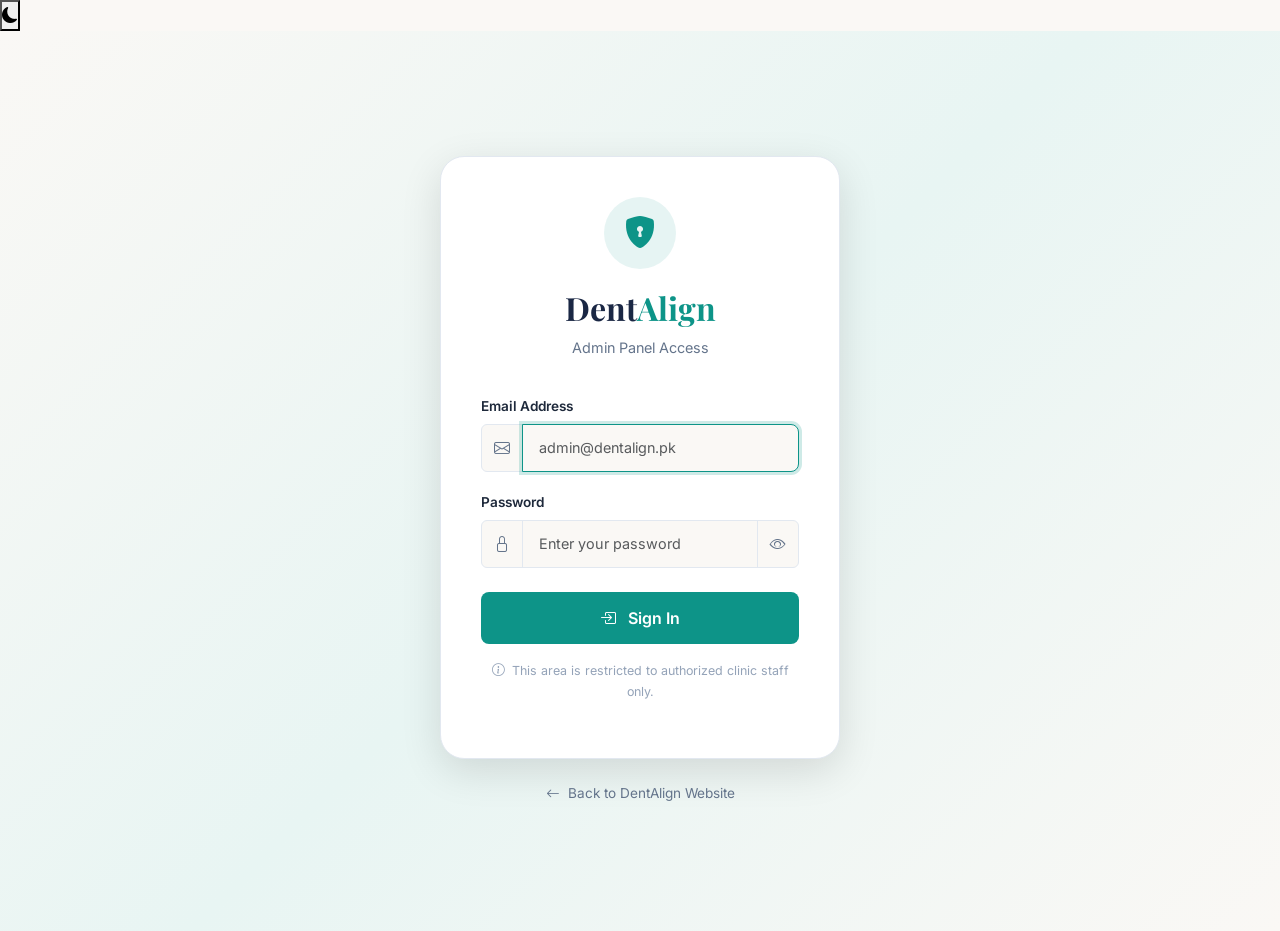
<file: admin.html>
<!DOCTYPE html>
<html lang="en">

<head>
    <meta charset="UTF-8">
    <meta name="viewport" content="width=device-width, initial-scale=1.0">
    <title>DentAlign | Admin Panel</title>
    <link href="https://cdn.jsdelivr.net/npm/bootstrap@5.3.3/dist/css/bootstrap.min.css" rel="stylesheet">
    <link href="https://cdn.jsdelivr.net/npm/bootstrap-icons@1.11.3/font/bootstrap-icons.css" rel="stylesheet">
    <link rel="stylesheet" href="css/style.css">
</head>

<body>

    <nav class="navbar navbar-expand-lg fixed-top">
        <div class="container">
            <a class="navbar-brand" href="index.html">Dent<span class="brand-accent">Align</span></a>
            <span class="badge bg-teal ms-2">Admin Panel</span>
            <button class="btn btn-outline-custom btn-sm ms-auto" onclick="logout()">
                <i class="bi bi-box-arrow-right me-1"></i> Logout
            </button>
        </div>
    </nav>

    <section style="padding-top: 120px;">
        <div class="container">
            <h2 class="section-title mb-4">📊 Dashboard</h2>

            <!-- Stats -->
            <div class="row g-3 mb-4">
                <div class="col-md-3 col-6">
                    <div class="service-card text-center">
                        <h3 class="stat-number" id="todayCount">0</h3>
                        <p>Today's Appointments</p>
                    </div>
                </div>
                <div class="col-md-3 col-6">
                    <div class="service-card text-center">
                        <h3 class="stat-number" id="totalCount">0</h3>
                        <p>Total Bookings</p>
                    </div>
                </div>
                <div class="col-md-3 col-6">
                    <div class="service-card text-center">
                        <h3 class="stat-number text-warning" id="pendingCount">0</h3>
                        <p>Pending</p>
                    </div>
                </div>
                <div class="col-md-3 col-6">
                    <div class="service-card text-center">
                        <h3 class="stat-number text-success" id="confirmedCount">0</h3>
                        <p>Confirmed</p>
                    </div>
                </div>
            </div>

            <!-- Appointments Table -->
            <div class="service-card">
                <h4 class="mb-3">📅 All Appointments</h4>
                <div class="table-responsive">
                    <table class="table">
                        <thead>
                            <tr>
                                <th>Date</th>
                                <th>Time</th>
                                <th>Patient</th>
                                <th>Service</th>
                                <th>Phone</th>
                                <th>Status</th>
                                <th>Action</th>
                            </tr>
                        </thead>
                        <tbody id="appointmentsTable">
                            <tr>
                                <td colspan="7" class="text-center">No appointments found</td>
                            </tr>
                        </tbody>
                    </table>
                </div>
            </div>
        </div>
    </section>

    <script src="https://cdn.jsdelivr.net/npm/bootstrap@5.3.3/dist/js/bootstrap.bundle.min.js"></script>
    <script src="js/admin.js"></script>
</body>

</html>
</file>
<file: css/style.css>
/* ============================================= */
/* DENTALIGN - Premium Dental Clinic Website     */
/* ============================================= */

:root {
    --navy: #1a2744;
    --navy-light: #243456;
    --teal: #0d9488;
    --teal-light: #14b8a6;
    --teal-glow: rgba(13, 148, 136, 0.2);
    --gold: #c9a84c;
    --gold-light: #d4b860;
    --cream: #faf8f5;
    --white: #ffffff;
    --text-dark: #1e293b;
    --text-light: #64748b;
    --text-muted: #94a3b8;
    --success: #10b981;
    --danger: #ef4444;
    --warning: #f59e0b;
    --border: #e2e8f0;
    --border-light: #f1f5f9;
    --shadow-sm: 0 1px 3px rgba(0,0,0,0.06);
    --shadow-md: 0 4px 16px rgba(0,0,0,0.08);
    --shadow-lg: 0 12px 40px rgba(0,0,0,0.12);
    --radius-sm: 8px;
    --radius-md: 12px;
    --radius-lg: 16px;
    --radius-xl: 24px;
    --transition: all 0.3s cubic-bezier(0.25, 0.46, 0.45, 0.94);
}

[data-theme="dark"] {
    --cream: #0f172a;
    --white: #1e293b;
    --text-dark: #f1f5f9;
    --text-light: #94a3b8;
    --border: #334155;
    --border-light: #1e293b;
    --shadow-sm: 0 1px 3px rgba(0,0,0,0.3);
    --shadow-md: 0 4px 16px rgba(0,0,0,0.4);
    --shadow-lg: 0 12px 40px rgba(0,0,0,0.5);
}

* {
    box-sizing: border-box;
    margin: 0;
    padding: 0;
}

body {
    font-family: 'Inter', -apple-system, BlinkMacSystemFont, sans-serif;
    background: var(--cream);
    color: var(--text-dark);
    line-height: 1.7;
    overflow-x: hidden;
    transition: background 0.3s ease, color 0.3s ease;
}

h1, h2, h3, h4, .hero-title {
    font-family: 'Playfair Display', Georgia, serif;
    font-weight: 700;
}

p {
    color: var(--text-light);
}

a {
    text-decoration: none;
    transition: var(--transition);
}

img {
    max-width: 100%;
}

.brand-accent {
    color: var(--teal);
}

/* ========== NAVBAR ========== */
.navbar {
    background: rgba(250, 248, 245, 0.95);
    backdrop-filter: blur(20px);
    -webkit-backdrop-filter: blur(20px);
    border-bottom: 1px solid var(--border);
    padding: 12px 0;
    transition: var(--transition);
}

[data-theme="dark"] .navbar {
    background: rgba(15, 23, 42, 0.95);
}

.navbar.scrolled {
    box-shadow: var(--shadow-md);
}

.navbar-brand {
    font-family: 'Playfair Display', serif;
    font-size: 1.6rem;
    font-weight: 700;
    color: var(--navy) !important;
}

[data-theme="dark"] .navbar-brand {
    color: var(--text-dark) !important;
}

.navbar-toggler {
    border: 1px solid var(--border);
}

.navbar-toggler:focus {
    box-shadow: none;
}

.nav-link {
    color: var(--text-light) !important;
    font-weight: 500;
    font-size: 0.85rem;
    padding: 8px 12px !important;
    transition: var(--transition);
}

.nav-link:hover, .nav-link.active {
    color: var(--teal) !important;
}

.btn-book {
    background: var(--teal);
    color: #ffffff !important;
    padding: 10px 20px !important;
    border-radius: var(--radius-sm);
    font-weight: 600;
    font-size: 0.85rem;
    transition: var(--transition);
}

.btn-book:hover {
    background: var(--navy);
    transform: translateY(-2px);
    box-shadow: 0 4px 16px var(--teal-glow);
}

.theme-toggle-nav {
    background: var(--white);
    border: 1px solid var(--border);
    color: var(--text-dark);
    width: 38px;
    height: 38px;
    border-radius: 50%;
    cursor: pointer;
    display: flex;
    align-items: center;
    justify-content: center;
    transition: var(--transition);
    font-size: 0.95rem;
}

.theme-toggle-nav:hover {
    border-color: var(--teal);
    color: var(--teal);
    transform: rotate(15deg);
}

.admin-link {
    font-size: 0.85rem !important;
    opacity: 0.6;
    padding: 8px 10px !important;
}

.admin-link:hover {
    opacity: 1;
    color: var(--teal) !important;
}

/* ========== BUTTONS ========== */
.btn-primary-custom {
    background: var(--teal);
    color: #ffffff;
    font-weight: 600;
    padding: 12px 28px;
    border-radius: var(--radius-sm);
    border: none;
    transition: var(--transition);
}

.btn-primary-custom:hover {
    background: var(--navy);
    color: #ffffff;
    transform: translateY(-2px);
    box-shadow: 0 8px 24px var(--teal-glow);
}

.btn-outline-custom {
    background: transparent;
    color: var(--navy);
    border: 2px solid var(--navy);
    font-weight: 600;
    padding: 12px 28px;
    border-radius: var(--radius-sm);
    transition: var(--transition);
}

[data-theme="dark"] .btn-outline-custom {
    color: var(--text-dark);
    border-color: var(--text-dark);
}

.btn-outline-custom:hover {
    background: var(--navy);
    color: #ffffff;
    border-color: var(--navy);
}

/* ========== EMERGENCY FLOAT ========== */
.emergency-float {
    position: fixed;
    bottom: 100px;
    right: 24px;
    background: var(--danger);
    color: #ffffff;
    padding: 12px 20px;
    border-radius: 50px;
    font-weight: 600;
    font-size: 0.85rem;
    z-index: 999;
    display: flex;
    align-items: center;
    gap: 8px;
    text-decoration: none;
    box-shadow: 0 4px 20px rgba(239, 68, 68, 0.4);
    animation: emergencyPulse 2s ease-in-out infinite;
    transition: var(--transition);
}

.emergency-float:hover {
    transform: scale(1.05);
    color: #ffffff;
}

@keyframes emergencyPulse {
    0%, 100% { box-shadow: 0 4px 20px rgba(239, 68, 68, 0.4); }
    50% { box-shadow: 0 4px 30px rgba(239, 68, 68, 0.7); }
}

/* ========== HERO ========== */
.hero {
    padding: 140px 0 80px;
    background: linear-gradient(135deg, var(--cream) 0%, #e8f5f3 50%, var(--cream) 100%);
}

[data-theme="dark"] .hero {
    background: linear-gradient(135deg, #0f172a 0%, #0d2b2a 50%, #0f172a 100%);
}

.hero-badge {
    display: inline-block;
    background: rgba(13, 148, 136, 0.1);
    color: var(--teal);
    font-size: 0.8rem;
    font-weight: 600;
    padding: 6px 16px;
    border-radius: 20px;
    margin-bottom: 20px;
}

.hero-title {
    font-size: clamp(2.5rem, 5vw, 3.8rem);
    font-weight: 800;
    line-height: 1.1;
    color: var(--navy);
    margin-bottom: 16px;
}

[data-theme="dark"] .hero-title {
    color: var(--text-dark);
}

.hero-highlight {
    color: var(--teal);
    position: relative;
}

.hero-highlight::after {
    content: '';
    position: absolute;
    bottom: 4px;
    left: 0;
    width: 100%;
    height: 6px;
    background: rgba(13, 148, 136, 0.2);
    border-radius: 3px;
}

.hero-description {
    font-size: 1.1rem;
    color: var(--text-light);
    max-width: 480px;
    margin-bottom: 28px;
}

.hero-stats {
    display: flex;
    gap: 32px;
    margin-bottom: 28px;
}

.hero-stat {
    text-align: center;
}

.stat-number {
    display: block;
    font-family: 'Playfair Display', serif;
    font-size: 1.8rem;
    font-weight: 800;
    color: var(--teal);
}

.stat-label {
    font-size: 0.8rem;
    color: var(--text-light);
}

.hero-actions {
    display: flex;
    gap: 12px;
    flex-wrap: wrap;
}

.hero-image-wrapper {
    position: relative;
}

.hero-image-shape {
    position: absolute;
    top: -20px;
    right: -20px;
    width: 100%;
    height: 100%;
    background: var(--teal);
    border-radius: var(--radius-xl);
    z-index: 0;
    opacity: 0.1;
}

.hero-main-image {
    position: relative;
    z-index: 1;
    width: 100%;
    border-radius: var(--radius-xl);
    box-shadow: var(--shadow-lg);
}

.hero-floating-card {
    position: absolute;
    bottom: 30px;
    left: -30px;
    background: var(--white);
    padding: 16px;
    border-radius: var(--radius-md);
    box-shadow: var(--shadow-lg);
    display: flex;
    align-items: center;
    gap: 12px;
    z-index: 2;
    animation: floatCard 4s ease-in-out infinite;
}

@keyframes floatCard {
    0%, 100% { transform: translateY(0); }
    50% { transform: translateY(-10px); }
}

.floating-icon {
    width: 40px;
    height: 40px;
    background: rgba(16, 185, 129, 0.1);
    border-radius: 50%;
    display: flex;
    align-items: center;
    justify-content: center;
    color: var(--success);
    font-size: 1.2rem;
}

/* ========== SECTIONS ========== */
section {
    padding: 80px 0;
}

.section-subtitle {
    display: inline-block;
    font-size: 0.8rem;
    font-weight: 600;
    text-transform: uppercase;
    letter-spacing: 2px;
    color: var(--teal);
    margin-bottom: 8px;
}

.section-title {
    font-size: clamp(1.8rem, 3vw, 2.5rem);
    font-weight: 700;
    color: var(--navy);
    margin-bottom: 12px;
}

[data-theme="dark"] .section-title {
    color: var(--text-dark);
}

.section-description {
    font-size: 1rem;
    color: var(--text-light);
    max-width: 600px;
    margin: 0 auto;
}

/* ========== SERVICES ========== */
.services {
    background: var(--white);
}

.service-filter-bar {
    display: flex;
    justify-content: center;
    gap: 8px;
    margin-bottom: 32px;
    flex-wrap: wrap;
}

.service-filter-btn {
    padding: 8px 20px;
    background: var(--cream);
    border: 1px solid var(--border);
    color: var(--text-dark);
    font-size: 0.85rem;
    font-weight: 500;
    border-radius: 20px;
    cursor: pointer;
    transition: var(--transition);
}

.service-filter-btn.active, .service-filter-btn:hover {
    background: var(--teal);
    color: #ffffff;
    border-color: var(--teal);
}

.service-card {
    background: var(--cream);
    border: 1px solid var(--border);
    border-radius: var(--radius-lg);
    padding: 32px 24px;
    height: 100%;
    transition: var(--transition);
}

.service-card:hover {
    transform: translateY(-4px);
    box-shadow: var(--shadow-lg);
    border-color: var(--teal);
}

.service-icon {
    width: 60px;
    height: 60px;
    background: rgba(13, 148, 136, 0.1);
    border-radius: var(--radius-md);
    display: flex;
    align-items: center;
    justify-content: center;
    font-size: 1.5rem;
    color: var(--teal);
    margin-bottom: 16px;
}

.service-card h3 {
    font-family: 'Inter', sans-serif;
    font-size: 1.1rem;
    font-weight: 700;
    margin-bottom: 8px;
    color: var(--navy);
}

[data-theme="dark"] .service-card h3 {
    color: var(--text-dark);
}

.service-card p {
    font-size: 0.9rem;
    margin-bottom: 12px;
}

.service-link {
    color: var(--teal);
    font-weight: 600;
    font-size: 0.85rem;
    text-decoration: none;
    display: inline-flex;
    align-items: center;
    gap: 6px;
    transition: var(--transition);
}

.service-link:hover {
    color: var(--navy);
    gap: 10px;
}

/* ========== ABOUT ========== */
.about-section {
    background: var(--cream);
}

.about-content p {
    font-size: 1rem;
    line-height: 1.8;
    margin-bottom: 1rem;
}

.about-values {
    margin-top: 1.5rem;
    display: flex;
    flex-direction: column;
    gap: 10px;
}

.value-item {
    display: flex;
    align-items: center;
    gap: 10px;
    font-size: 0.9rem;
    color: var(--text-dark);
}

.value-item i {
    color: var(--success);
    font-size: 1rem;
}

.about-image-wrapper {
    position: relative;
}

.about-main-image {
    width: 100%;
    border-radius: var(--radius-xl);
    box-shadow: var(--shadow-lg);
}

.about-experience-badge {
    position: absolute;
    bottom: -20px;
    right: 20px;
    background: var(--navy);
    color: #ffffff;
    padding: 16px 24px;
    border-radius: var(--radius-md);
    text-align: center;
    box-shadow: var(--shadow-lg);
}

.exp-number {
    display: block;
    font-family: 'Playfair Display', serif;
    font-size: 2rem;
    font-weight: 800;
    color: var(--gold);
}

.exp-label {
    font-size: 0.75rem;
    color: rgba(255,255,255,0.8);
}

/* ========== DOCTORS ========== */
.doctors {
    background: var(--white);
}

.doctor-card {
    background: var(--cream);
    border: 1px solid var(--border);
    border-radius: var(--radius-lg);
    overflow: hidden;
    height: 100%;
    transition: var(--transition);
}

.doctor-card:hover {
    transform: translateY(-4px);
    box-shadow: var(--shadow-lg);
}

.doctor-image {
    height: 280px;
    overflow: hidden;
}

.doctor-image img {
    width: 100%;
    height: 100%;
    object-fit: cover;
    transition: transform 0.5s ease;
}

.doctor-card:hover .doctor-image img {
    transform: scale(1.05);
}

.doctor-info {
    padding: 24px;
}

.doctor-info h3 {
    font-family: 'Inter', sans-serif;
    font-size: 1.2rem;
    font-weight: 700;
    margin-bottom: 4px;
    color: var(--navy);
}

[data-theme="dark"] .doctor-info h3 {
    color: var(--text-dark);
}

.doctor-specialty {
    color: var(--teal);
    font-weight: 600;
    font-size: 0.9rem;
    margin-bottom: 4px;
}

.doctor-exp {
    font-size: 0.8rem;
    color: var(--text-muted);
    margin-bottom: 8px;
}

.doctor-rating {
    margin-bottom: 8px;
}

.doctor-rating i {
    color: var(--warning);
    font-size: 0.85rem;
}

.doctor-rating span {
    font-weight: 700;
    font-size: 0.85rem;
    margin-left: 6px;
}

.doctor-bio {
    font-size: 0.85rem;
    line-height: 1.6;
}

/* ========== PRICING ========== */
.pricing-section {
    background: var(--cream);
}

.pricing-card {
    background: var(--white);
    border: 1px solid var(--border);
    border-radius: var(--radius-lg);
    padding: 32px 28px;
    text-align: center;
    height: 100%;
    position: relative;
    transition: var(--transition);
}

.pricing-card:hover {
    transform: translateY(-4px);
    box-shadow: var(--shadow-lg);
}

.pricing-card.featured {
    border: 2px solid var(--teal);
    box-shadow: var(--shadow-lg);
}

.featured-badge {
    position: absolute;
    top: -12px;
    left: 50%;
    transform: translateX(-50%);
    background: var(--teal);
    color: #ffffff;
    font-size: 0.7rem;
    font-weight: 700;
    text-transform: uppercase;
    letter-spacing: 1px;
    padding: 4px 14px;
    border-radius: 20px;
    white-space: nowrap;
}

.pricing-name {
    font-family: 'Inter', sans-serif;
    font-size: 1.2rem;
    font-weight: 700;
    margin-bottom: 4px;
    color: var(--navy);
}

[data-theme="dark"] .pricing-name {
    color: var(--text-dark);
}

.pricing-desc {
    font-size: 0.85rem;
    margin-bottom: 16px;
}

.pricing-price {
    margin-bottom: 20px;
}

.price-currency {
    font-size: 1.2rem;
    vertical-align: top;
    color: var(--teal);
}

.price-amount {
    font-family: 'Playfair Display', serif;
    font-size: 3rem;
    font-weight: 800;
    color: var(--teal);
}

.price-period {
    font-size: 0.85rem;
    color: var(--text-muted);
}

.pricing-features {
    list-style: none;
    padding: 0;
    margin-bottom: 24px;
    text-align: left;
}

.pricing-features li {
    padding: 8px 0;
    border-bottom: 1px solid var(--border-light);
    font-size: 0.85rem;
    color: var(--text-dark);
    display: flex;
    align-items: center;
    gap: 10px;
}

.pricing-features li:last-child {
    border-bottom: none;
}

.pricing-features i {
    color: var(--success);
    font-size: 0.9rem;
}

/* ========== CALCULATOR ========== */
.calculator {
    background: var(--white);
}

.calculator-form .form-label {
    font-weight: 600;
    font-size: 0.9rem;
    color: var(--text-dark);
    margin-bottom: 8px;
}

.calculator-form .form-select {
    background: var(--cream);
    border: 1px solid var(--border);
    color: var(--text-dark);
    padding: 12px 16px;
    border-radius: var(--radius-sm);
    font-size: 0.9rem;
}

.calculator-form .form-select:focus {
    border-color: var(--teal);
    box-shadow: 0 0 0 3px var(--teal-glow);
}

.complexity-buttons {
    display: flex;
    gap: 8px;
}

.btn-check:checked + .btn-outline-custom {
    background: var(--teal);
    color: #ffffff;
    border-color: var(--teal);
}

.result-card {
    background: var(--cream);
    border: 2px solid var(--teal);
    border-radius: var(--radius-lg);
    padding: 24px;
    text-align: center;
}

.result-label {
    display: block;
    font-size: 0.85rem;
    color: var(--text-light);
    margin-bottom: 4px;
}

.result-amount {
    display: block;
    font-family: 'Playfair Display', serif;
    font-size: 2.5rem;
    font-weight: 800;
    color: var(--teal);
}

.result-note {
    display: block;
    font-size: 0.75rem;
    color: var(--text-muted);
    margin-top: 4px;
}

.calculator-info h3 {
    font-size: 1.3rem;
    margin-bottom: 20px;
    color: var(--navy);
}

[data-theme="dark"] .calculator-info h3 {
    color: var(--text-dark);
}

.info-list {
    display: flex;
    flex-direction: column;
    gap: 16px;
}

.info-item {
    display: flex;
    gap: 14px;
}

.info-item i {
    color: var(--success);
    font-size: 1.2rem;
    margin-top: 2px;
}

.info-item strong {
    display: block;
    font-size: 0.95rem;
    color: var(--text-dark);
    margin-bottom: 2px;
}

.info-item p {
    font-size: 0.85rem;
    margin: 0;
}

/* ========== GALLERY SECTION ========== */

.gallery {
    background: var(--cream);
}

/* Main Gallery Display */
.gallery-main-display {
    max-width: 800px;
    margin: 0 auto 20px;
}

.gallery-main-image-wrapper {
    position: relative;
    border-radius: var(--radius-lg);
    overflow: hidden;
    box-shadow: var(--shadow-lg);
    cursor: pointer;
    aspect-ratio: 16/9;
}

.gallery-main-image-wrapper img {
    width: 100%;
    height: 100%;
    object-fit: cover;
    display: block;
    transition: transform 0.5s ease;
}

.gallery-main-image-wrapper:hover img {
    transform: scale(1.03);
}

.gallery-main-overlay {
    position: absolute;
    bottom: 0;
    left: 0;
    right: 0;
    background: linear-gradient(transparent, rgba(0,0,0,0.7));
    padding: 40px 20px 16px;
    text-align: center;
    color: #ffffff;
    font-size: 0.85rem;
}

/* Gallery Filters */
.gallery-filters {
    display: flex;
    justify-content: center;
    gap: 8px;
    flex-wrap: wrap;
}

.gallery-filter {
    padding: 8px 20px;
    background: var(--white);
    border: 1px solid var(--border);
    color: var(--text-dark);
    font-size: 0.85rem;
    font-weight: 500;
    border-radius: 20px;
    cursor: pointer;
    transition: var(--transition);
}

.gallery-filter.active, 
.gallery-filter:hover {
    background: var(--teal);
    color: #ffffff;
    border-color: var(--teal);
}

/* Gallery Cards */
.gallery-card {
    position: relative;
    border-radius: var(--radius-lg);
    overflow: hidden;
    cursor: pointer;
    transition: var(--transition);
}

.gallery-card:hover {
    box-shadow: var(--shadow-lg);
    transform: translateY(-4px);
}

.gallery-card img {
    width: 100%;
    height: 100%;
    object-fit: cover;
    display: block;
    transition: transform 0.5s ease;
}

.gallery-card:hover img {
    transform: scale(1.05);
}

/* Comparison Image Card */
.comparison-image-card {
    height: 280px;
}

/* Gallery Overlay */
.gallery-overlay {
    position: absolute;
    bottom: 0;
    left: 0;
    right: 0;
    background: linear-gradient(transparent, rgba(0,0,0,0.8));
    padding: 20px;
    color: #ffffff;
}

.gallery-overlay span {
    display: block;
    font-weight: 700;
    font-size: 1rem;
}

.gallery-overlay p {
    color: rgba(255,255,255,0.8);
    font-size: 0.85rem;
    margin: 0;
}

/* Fullscreen Overlay */
.fullscreen-overlay {
    position: fixed;
    top: 0;
    left: 0;
    width: 100%;
    height: 100%;
    background: rgba(0, 0, 0, 0.95);
    z-index: 9999;
    display: none;
    align-items: center;
    justify-content: center;
    cursor: zoom-out;
}

.fullscreen-overlay.active {
    display: flex;
}

.fullscreen-content {
    position: relative;
    max-width: 90%;
    max-height: 90%;
}

.fullscreen-content img {
    max-width: 100%;
    max-height: 90vh;
    object-fit: contain;
    border-radius: var(--radius-md);
}

.fullscreen-close {
    position: absolute;
    top: -50px;
    right: 0;
    background: rgba(255,255,255,0.2);
    border: none;
    color: #ffffff;
    width: 40px;
    height: 40px;
    border-radius: 50%;
    cursor: pointer;
    font-size: 1.2rem;
    display: flex;
    align-items: center;
    justify-content: center;
    transition: var(--transition);
}

.fullscreen-close:hover {
    background: var(--danger);
    transform: scale(1.1);
}

/* Responsive */
@media (max-width: 768px) {
    .comparison-image-card {
        height: 220px;
    }
    .gallery-main-image-wrapper {
        aspect-ratio: 4/3;
    }
}

@media (max-width: 576px) {
    .comparison-image-card {
        height: 180px;
    }
}
/* ========== TESTIMONIALS ========== */
.testimonials {
    background: var(--white);
}

.testimonial-card {
    background: var(--cream);
    border: 1px solid var(--border);
    border-radius: var(--radius-lg);
    padding: 28px;
    height: 100%;
    transition: var(--transition);
}

.testimonial-card:hover {
    box-shadow: var(--shadow-lg);
}

.testimonial-stars {
    margin-bottom: 12px;
}

.testimonial-stars i {
    color: var(--warning);
    font-size: 0.9rem;
}

.testimonial-text {
    font-size: 0.95rem;
    font-style: italic;
    line-height: 1.7;
    margin-bottom: 16px;
}

.testimonial-author strong {
    display: block;
    font-size: 0.9rem;
    color: var(--text-dark);
}

.testimonial-author span {
    font-size: 0.8rem;
    color: var(--text-muted);
}

/* ========== FAQ ========== */
.faq-section {
    background: var(--cream);
}

.faq-container {
    max-width: 800px;
    margin: 0 auto;
}

.faq-section .accordion-item {
    background: var(--white);
    border: 1px solid var(--border);
    margin-bottom: 10px;
    border-radius: var(--radius-md) !important;
    overflow: hidden;
}

.faq-section .accordion-button {
    background: var(--white);
    color: var(--text-dark);
    font-weight: 600;
    font-size: 0.95rem;
    padding: 18px 20px;
    box-shadow: none;
}

.faq-section .accordion-button:not(.collapsed) {
    background: rgba(13, 148, 136, 0.05);
    color: var(--teal);
}

.faq-section .accordion-button:focus {
    box-shadow: none;
    border-color: var(--teal);
}

.faq-section .accordion-body {
    background: var(--white);
    color: var(--text-light);
    font-size: 0.9rem;
    line-height: 1.7;
    padding: 16px 20px;
}

/* ========== BOOKING ========== */
.booking {
    background: var(--white);
}

.booking-wizard {
    max-width: 800px;
    margin: 0 auto;
    background: var(--cream);
    border: 1px solid var(--border);
    border-radius: var(--radius-xl);
    padding: 40px;
}

.booking-steps {
    display: flex;
    align-items: center;
    justify-content: center;
    margin-bottom: 40px;
    gap: 0;
}

.step {
    display: flex;
    flex-direction: column;
    align-items: center;
    gap: 8px;
}

.step-number {
    width: 40px;
    height: 40px;
    border-radius: 50%;
    background: var(--border);
    color: var(--text-muted);
    display: flex;
    align-items: center;
    justify-content: center;
    font-weight: 700;
    font-size: 0.9rem;
    transition: var(--transition);
}

.step.active .step-number {
    background: var(--teal);
    color: #ffffff;
}

.step.completed .step-number {
    background: var(--success);
    color: #ffffff;
}

.step span {
    font-size: 0.75rem;
    font-weight: 600;
    color: var(--text-muted);
}

.step.active span {
    color: var(--teal);
}

.step-line {
    width: 60px;
    height: 2px;
    background: var(--border);
    margin: 0 8px;
    margin-bottom: 24px;
}

.step.completed + .step-line {
    background: var(--success);
}

.booking-step-content h3 {
    font-family: 'Inter', sans-serif;
    font-size: 1.3rem;
    font-weight: 700;
    margin-bottom: 24px;
    color: var(--navy);
}

[data-theme="dark"] .booking-step-content h3 {
    color: var(--text-dark);
}

.service-select-grid {
    display: grid;
    grid-template-columns: 1fr 1fr;
    gap: 12px;
}

.service-option {
    cursor: pointer;
}

.service-option input {
    display: none;
}

.service-option-content {
    background: var(--white);
    border: 2px solid var(--border);
    border-radius: var(--radius-md);
    padding: 20px;
    text-align: center;
    transition: var(--transition);
}

.service-option input:checked + .service-option-content {
    border-color: var(--teal);
    background: rgba(13, 148, 136, 0.05);
}

.service-option-content.emergency {
    border-color: rgba(239, 68, 68, 0.3);
    background: rgba(239, 68, 68, 0.03);
}

.service-option-content i {
    font-size: 1.5rem;
    color: var(--teal);
    display: block;
    margin-bottom: 8px;
}

.service-option-content.emergency i {
    color: var(--danger);
}

.service-option-content strong {
    display: block;
    font-size: 0.9rem;
    color: var(--text-dark);
    margin-bottom: 4px;
}

.service-option-content span {
    font-size: 0.8rem;
    color: var(--teal);
    font-weight: 600;
}

.booking-summary {
    background: var(--white);
    border-radius: var(--radius-md);
    padding: 24px;
}

.summary-row {
    display: flex;
    justify-content: space-between;
    padding: 10px 0;
    border-bottom: 1px solid var(--border);
}

.summary-row:last-child {
    border-bottom: none;
}

.summary-label {
    font-weight: 600;
    font-size: 0.9rem;
    color: var(--text-dark);
}

.summary-value {
    font-size: 0.9rem;
    color: var(--teal);
    font-weight: 500;
}

.booking .form-control,
.booking .form-select {
    background: var(--white);
    border: 1px solid var(--border);
    color: var(--text-dark);
    padding: 12px 16px;
    border-radius: var(--radius-sm);
    font-size: 0.9rem;
    transition: var(--transition);
}

.booking .form-control:focus,
.booking .form-select:focus {
    border-color: var(--teal);
    box-shadow: 0 0 0 3px var(--teal-glow);
}

/* ========== CONTACT ========== */
.contact {
    background: var(--cream);
}

.contact-info-card {
    background: var(--white);
    border: 1px solid var(--border);
    border-radius: var(--radius-md);
    padding: 24px 20px;
    text-align: center;
    height: 100%;
    transition: var(--transition);
}

.contact-info-card:hover {
    transform: translateY(-4px);
    box-shadow: var(--shadow-md);
    border-color: var(--teal);
}

.contact-card-icon {
    width: 56px;
    height: 56px;
    background: rgba(13, 148, 136, 0.1);
    border-radius: 50%;
    display: flex;
    align-items: center;
    justify-content: center;
    margin: 0 auto 12px;
    font-size: 1.4rem;
    color: var(--teal);
}

.contact-info-card h4 {
    font-family: 'Inter', sans-serif;
    font-size: 0.95rem;
    font-weight: 700;
    margin-bottom: 8px;
    color: var(--navy);
}

[data-theme="dark"] .contact-info-card h4 {
    color: var(--text-dark);
}

.contact-info-card p {
    font-size: 0.85rem;
    line-height: 1.6;
    margin: 0;
}

.map-wrapper {
    border-radius: var(--radius-lg);
    overflow: hidden;
    box-shadow: var(--shadow-md);
    border: 1px solid var(--border);
    height: 100%;
    min-height: 400px;
}

.map-wrapper iframe {
    display: block;
    width: 100%;
    height: 400px;
    border: 0;
}

.contact-form {
    background: var(--white);
    border: 1px solid var(--border);
    border-radius: var(--radius-lg);
    padding: 32px;
    height: 100%;
}

.contact-form h3 {
    font-family: 'Inter', sans-serif;
    font-size: 1.3rem;
    font-weight: 700;
    margin-bottom: 4px;
    color: var(--navy);
}

[data-theme="dark"] .contact-form h3 {
    color: var(--text-dark);
}

.form-subtitle {
    font-size: 0.85rem;
    color: var(--text-muted);
    margin-bottom: 20px;
}

.contact-form .form-label {
    font-weight: 600;
    font-size: 0.8rem;
    color: var(--text-dark);
    margin-bottom: 6px;
}

.contact-form .form-control {
    background: var(--cream);
    border: 1px solid var(--border);
    color: var(--text-dark);
    padding: 12px 16px;
    border-radius: var(--radius-sm);
    font-size: 0.9rem;
    transition: var(--transition);
}

.contact-form .form-control:focus {
    border-color: var(--teal);
    box-shadow: 0 0 0 3px var(--teal-glow);
}

.contact-form .form-control::placeholder {
    color: var(--text-muted);
    font-size: 0.85rem;
}

/* ========== FOOTER ========== */
.footer {
    background: var(--navy);
    color: #ffffff;
    padding: 60px 0 20px;
}

.footer h3 {
    font-family: 'Playfair Display', serif;
    font-size: 1.6rem;
    margin-bottom: 16px;
}

.footer h4 {
    font-family: 'Inter', sans-serif;
    font-size: 1rem;
    font-weight: 700;
    margin-bottom: 16px;
}

.footer p {
    color: rgba(255,255,255,0.7);
    font-size: 0.9rem;
}

.footer ul {
    list-style: none;
    padding: 0;
}

.footer ul li {
    margin-bottom: 8px;
}

.footer ul li a {
    color: rgba(255,255,255,0.7);
    text-decoration: none;
    font-size: 0.85rem;
    transition: var(--transition);
}

.footer ul li a:hover {
    color: var(--teal);
}

.footer-social {
    display: flex;
    gap: 12px;
    margin-top: 16px;
}

.footer-social a {
    width: 36px;
    height: 36px;
    background: rgba(255,255,255,0.1);
    border-radius: 50%;
    display: flex;
    align-items: center;
    justify-content: center;
    color: #ffffff;
    font-size: 0.9rem;
    transition: var(--transition);
}

.footer-social a:hover {
    background: var(--teal);
    transform: translateY(-2px);
}

.newsletter-form .form-control {
    background: rgba(255,255,255,0.1);
    border: 1px solid rgba(255,255,255,0.2);
    color: #ffffff;
}

.newsletter-form .form-control::placeholder {
    color: rgba(255,255,255,0.5);
}

.footer-bottom {
    border-top: 1px solid rgba(255,255,255,0.1);
    margin-top: 40px;
    padding-top: 20px;
    text-align: center;
}

.footer-bottom p {
    font-size: 0.8rem;
    margin: 0;
}

/* ========== MODALS ========== */
.modal-content {
    background: var(--white);
    border: none;
    border-radius: var(--radius-xl);
}

.modal-header {
    border-bottom: 1px solid var(--border);
}

.modal-body {
    padding: 24px;
}

.success-icon {
    font-size: 4rem;
    color: var(--success);
}

/* ========== LOGIN PAGE ========== */
.login-page {
    min-height: 100vh;
    display: flex;
    align-items: center;
    justify-content: center;
    background: linear-gradient(135deg, var(--cream) 0%, #e8f5f3 50%, var(--cream) 100%);
}

[data-theme="dark"] .login-page {
    background: linear-gradient(135deg, #0f172a 0%, #0d2b2a 50%, #0f172a 100%);
}

.login-container {
    width: 100%;
    max-width: 440px;
    padding: 20px;
}

.login-card {
    background: var(--white);
    border: 1px solid var(--border);
    border-radius: var(--radius-xl);
    padding: 40px;
    box-shadow: var(--shadow-lg);
}

.login-header {
    text-align: center;
    margin-bottom: 32px;
}

.login-logo {
    font-family: 'Playfair Display', serif;
    font-size: 2rem;
    font-weight: 700;
    color: var(--navy);
    margin-bottom: 8px;
}

[data-theme="dark"] .login-logo {
    color: var(--text-dark);
}

.login-subtitle {
    color: var(--text-light);
    font-size: 0.9rem;
    margin: 0;
}

.login-icon-circle {
    width: 72px;
    height: 72px;
    background: rgba(13, 148, 136, 0.1);
    border-radius: 50%;
    display: flex;
    align-items: center;
    justify-content: center;
    margin: 0 auto 20px;
    font-size: 2rem;
    color: var(--teal);
}

.login-card .form-label {
    font-weight: 600;
    font-size: 0.85rem;
    color: var(--text-dark);
    margin-bottom: 6px;
}

.login-card .form-control {
    background: var(--cream);
    border: 1px solid var(--border);
    color: var(--text-dark);
    padding: 12px 16px;
    border-radius: var(--radius-sm);
    font-size: 0.9rem;
    transition: var(--transition);
}

.login-card .form-control:focus {
    border-color: var(--teal);
    box-shadow: 0 0 0 3px var(--teal-glow);
}

.login-card .input-group-text {
    background: var(--cream);
    border: 1px solid var(--border);
    color: var(--text-light);
}

.btn-login {
    width: 100%;
    padding: 14px;
    font-size: 1rem;
    font-weight: 600;
}

.login-error {
    background: rgba(239, 68, 68, 0.1);
    border: 1px solid rgba(239, 68, 68, 0.3);
    color: var(--danger);
    padding: 10px 16px;
    border-radius: var(--radius-sm);
    font-size: 0.85rem;
    margin-bottom: 16px;
    display: none;
}

.login-error.show {
    display: block;
    animation: shake 0.5s ease;
}

@keyframes shake {
    0%, 100% { transform: translateX(0); }
    20% { transform: translateX(-8px); }
    40% { transform: translateX(8px); }
    60% { transform: translateX(-6px); }
    80% { transform: translateX(6px); }
}

.back-link {
    text-align: center;
    margin-top: 20px;
}

.back-link a {
    color: var(--text-light);
    text-decoration: none;
    font-size: 0.85rem;
    transition: var(--transition);
}

.back-link a:hover {
    color: var(--teal);
}

.password-toggle {
    cursor: pointer;
    transition: var(--transition);
}

.password-toggle:hover {
    color: var(--teal);
}

/* ========== ADMIN PANEL ========== */
.admin-section {
    padding-top: 120px;
    min-height: 100vh;
}

.admin-stat-card {
    background: var(--white);
    border: 1px solid var(--border);
    border-radius: var(--radius-lg);
    padding: 24px;
    text-align: center;
    transition: var(--transition);
}

.admin-stat-card:hover {
    box-shadow: var(--shadow-md);
    transform: translateY(-2px);
}

.admin-stat-number {
    display: block;
    font-family: 'Playfair Display', serif;
    font-size: 2.5rem;
    font-weight: 800;
    color: var(--teal);
}

.admin-table-wrapper {
    background: var(--white);
    border: 1px solid var(--border);
    border-radius: var(--radius-lg);
    padding: 24px;
    overflow-x: auto;
}

.admin-table-wrapper table {
    width: 100%;
    border-collapse: collapse;
}

.admin-table-wrapper th {
    background: var(--cream);
    color: var(--text-dark);
    font-weight: 600;
    font-size: 0.85rem;
    padding: 12px 16px;
    text-align: left;
    border-bottom: 2px solid var(--border);
}

.admin-table-wrapper td {
    padding: 12px 16px;
    border-bottom: 1px solid var(--border-light);
    font-size: 0.85rem;
    color: var(--text-dark);
}

.admin-table-wrapper tr:hover td {
    background: rgba(13, 148, 136, 0.03);
}

/* ========== TOAST ========== */
#toastContainer {
    position: fixed;
    top: 100px;
    right: 24px;
    z-index: 99999;
}

@keyframes slideInToast {
    from { transform: translateX(100%); opacity: 0; }
    to { transform: translateX(0); opacity: 1; }
}

@keyframes fadeInGallery {
    from { opacity: 0; transform: scale(0.95); }
    to { opacity: 1; transform: scale(1); }
}

@keyframes fadeInStep {
    from { opacity: 0; transform: translateY(10px); }
    to { opacity: 1; transform: translateY(0); }
}

/* ========== RESPONSIVE ========== */
@media (max-width: 991px) {
    .hero {
        padding: 100px 0 60px;
        text-align: center;
    }
    .hero-description {
        margin: 0 auto 24px;
    }
    .hero-stats {
        justify-content: center;
        flex-wrap: wrap;
    }
    .hero-actions {
        justify-content: center;
    }
    .hero-image-col {
        margin-top: 40px;
    }
    .hero-floating-card {
        left: 0;
    }
    .service-select-grid {
        grid-template-columns: 1fr;
    }
    .ba-container {
        height: 300px;
    }
    .about-experience-badge {
        bottom: -10px;
        right: 10px;
        padding: 12px 18px;
    }
    .map-wrapper {
        min-height: 300px;
    }
    .map-wrapper iframe {
        height: 300px;
    }
}

@media (max-width: 768px) {
    section {
        padding: 60px 0;
    }
    .hero-title {
        font-size: 2rem;
    }
    .hero-stats {
        gap: 16px;
    }
    .hero-stat {
        min-width: 80px;
    }
    .stat-number {
        font-size: 1.4rem;
    }
    .booking-wizard {
        padding: 24px 16px;
    }
    .booking-steps .step span {
        display: none;
    }
    .step-line {
        width: 30px;
    }
    .emergency-float span {
        display: none;
    }
    .emergency-float {
        width: 48px;
        height: 48px;
        border-radius: 50%;
        justify-content: center;
        padding: 0;
    }
    .ba-container {
        height: 250px;
    }
    .about-experience-badge {
        position: relative;
        bottom: 0;
        right: 0;
        margin-top: 16px;
        display: inline-block;
    }
    .footer {
        text-align: center;
    }
    .footer-social {
        justify-content: center;
    }
    .login-card {
        padding: 24px 20px;
    }
}

@media (max-width: 576px) {
    .hero-stats {
        flex-direction: column;
        gap: 12px;
    }
    .hero-actions {
        flex-direction: column;
    }
    .hero-actions .btn {
        width: 100%;
    }
    .complexity-buttons {
        flex-direction: column;
    }
    .gallery-filters,
    .service-filter-bar {
        flex-direction: column;
        align-items: center;
    }
    .gallery-filter,
    .service-filter-btn {
        width: 100%;
        text-align: center;
    }
    .ba-container {
        height: 200px;
    }
    .ba-handle {
        width: 36px;
        height: 36px;
        font-size: 0.9rem;
    }
    .pricing-card {
        padding: 24px 20px;
    }
    .price-amount {
        font-size: 2.5rem;
    }
    .contact-info-card {
        padding: 16px;
    }
    .contact-card-icon {
        width: 44px;
        height: 44px;
        font-size: 1.1rem;
    }
    .map-wrapper {
        min-height: 250px;
    }
    .map-wrapper iframe {
        height: 250px;
    }
}
</file>
